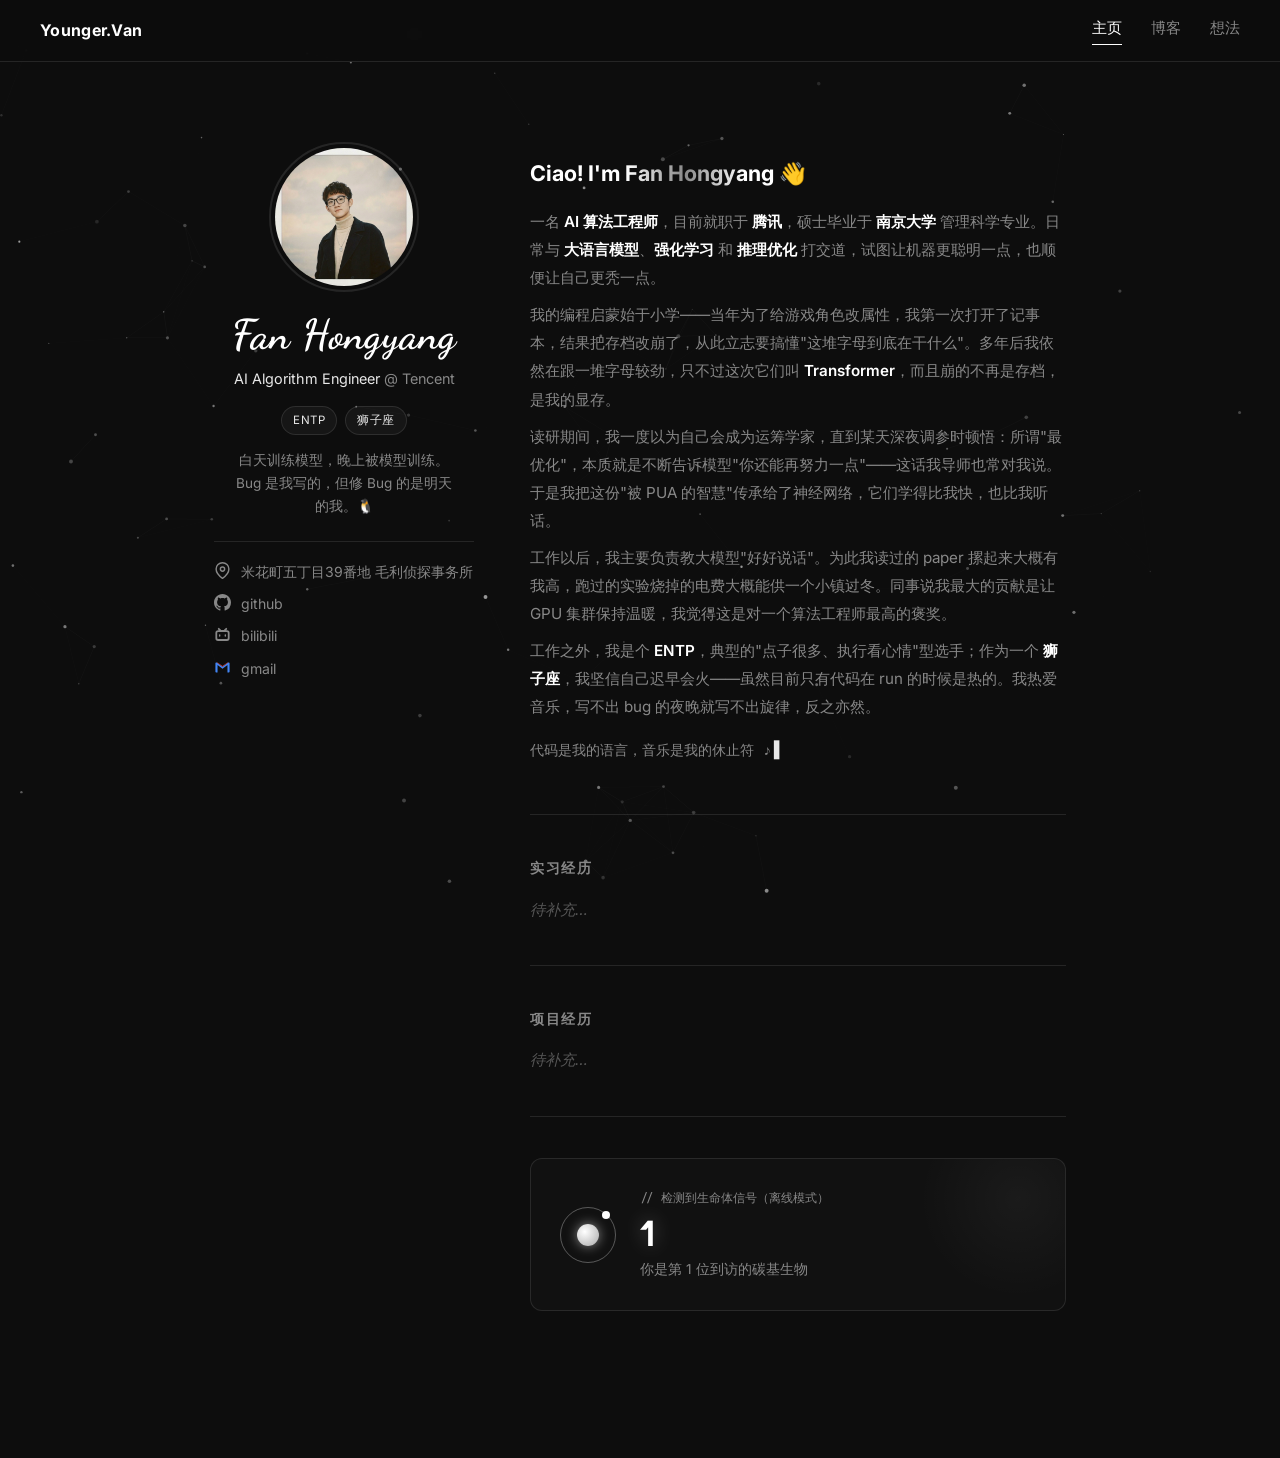
<file: index.html>
<!DOCTYPE html>
<html lang="zh-CN">
<head>
  <meta charset="UTF-8" />
  <meta name="viewport" content="width=device-width, initial-scale=1.0" />
  <title>Fan Hongyang</title>
  <meta name="description" content="Fan Hongyang - AI Algorithm Engineer" />
  <link rel="preconnect" href="https://fonts.googleapis.com" />
  <link rel="preconnect" href="https://fonts.gstatic.com" crossorigin />
  <link href="https://fonts.googleapis.com/css2?family=Inter:wght@400;500;600;700&family=JetBrains+Mono:wght@400;500&family=Dancing+Script:wght@600;700&family=Orbitron:wght@700&display=swap" rel="stylesheet" />
  <link rel="stylesheet" href="style.css?v=13" />
  <!-- GoatCounter 访问统计 -->
  <script data-goatcounter="https://conan.goatcounter.com/count" async src="//gc.zgo.at/count.js"></script>
</head>
<body>
  <canvas id="starfield"></canvas>

  <!-- 顶部分页导航 -->
  <nav class="topnav">
    <div class="brand">Younger.Van</div>
    <div class="tabs">
      <a href="index.html" class="active">主页</a>
      <a href="blog.html">博客</a>
      <a href="thoughts.html">想法</a>
    </div>
  </nav>

  <main class="layout">

    <!-- 左侧：个人信息 -->
    <aside class="sidebar">
      <img class="avatar" src="d3f9b056e8b50e89d4e10cb1bffd924d.jpg" alt="Fan Hongyang" />
      <h1 class="name">Fan Hongyang</h1>
      <p class="role">AI Algorithm Engineer <span class="org-inline">@ Tencent</span></p>

      <!-- 性格标签 -->
      <div class="tags">
        <span class="tag">ENTP</span>
        <span class="tag">狮子座</span>
      </div>

      <!-- 自我简介 -->
      <p class="sidebar-bio">
        白天训练模型，晚上被模型训练。<br />
        Bug 是我写的，但修 Bug 的是明天的我。🐧
      </p>

      <!-- 信息与链接 -->
      <ul class="contact">
        <li class="contact-static">
          <svg viewBox="0 0 24 24" width="17" height="17" fill="none" stroke="currentColor" stroke-width="2" stroke-linecap="round" stroke-linejoin="round" aria-hidden="true"><path d="M21 10c0 7-9 13-9 13s-9-6-9-13a9 9 0 0 1 18 0Z"/><circle cx="12" cy="10" r="3"/></svg>
          <span>米花町五丁目39番地 毛利侦探事务所</span>
        </li>
        <li>
          <a href="https://github.com/YoungerVan" target="_blank" rel="noopener">
            <svg viewBox="0 0 16 16" width="17" height="17" fill="currentColor" aria-hidden="true"><path d="M8 0C3.58 0 0 3.58 0 8c0 3.54 2.29 6.53 5.47 7.59.4.07.55-.17.55-.38 0-.19-.01-.82-.01-1.49-2.01.37-2.53-.49-2.69-.94-.09-.23-.48-.94-.82-1.13-.28-.15-.68-.52-.01-.53.63-.01 1.08.58 1.23.82.72 1.21 1.87.87 2.33.66.07-.52.28-.87.51-1.07-1.78-.2-3.64-.89-3.64-3.95 0-.87.31-1.59.82-2.15-.08-.2-.36-1.02.08-2.12 0 0 .67-.21 2.2.82.64-.18 1.32-.27 2-.27.68 0 1.36.09 2 .27 1.53-1.04 2.2-.82 2.2-.82.44 1.1.16 1.92.08 2.12.51.56.82 1.27.82 2.15 0 3.07-1.87 3.75-3.65 3.95.29.25.54.73.54 1.48 0 1.07-.01 1.93-.01 2.2 0 .21.15.46.55.38A8.01 8.01 0 0 0 16 8c0-4.42-3.58-8-8-8Z"/></svg>
            <span>github</span>
          </a>
        </li>
        <li>
          <a href="https://space.bilibili.com/26045497?spm_id_from=333.1007.0.0" target="_blank" rel="noopener">
            <svg viewBox="0 0 24 24" width="17" height="17" fill="currentColor" aria-hidden="true"><path d="M18.223 3.086a1.25 1.25 0 0 1 0 1.768L17.08 6h1.17A3.75 3.75 0 0 1 22 9.75v7.5A3.75 3.75 0 0 1 18.25 21H5.75A3.75 3.75 0 0 1 2 17.25v-7.5A3.75 3.75 0 0 1 5.75 6h1.17L5.777 4.854a1.25 1.25 0 1 1 1.768-1.768L9.545 5.09c.181.181.32.4.402.638h4.106c.083-.238.222-.457.403-.638l2-2.004a1.25 1.25 0 0 1 1.767 0ZM5.75 8.5a1.25 1.25 0 0 0-1.25 1.25v7.5c0 .69.56 1.25 1.25 1.25h12.5c.69 0 1.25-.56 1.25-1.25v-7.5c0-.69-.56-1.25-1.25-1.25H5.75ZM8 11.5a1 1 0 0 1 1 1v1.5a1 1 0 1 1-2 0v-1.5a1 1 0 0 1 1-1Zm8 0a1 1 0 0 1 1 1v1.5a1 1 0 1 1-2 0v-1.5a1 1 0 0 1 1-1Z"/></svg>
            <span>bilibili</span>
          </a>
        </li>
        <li>
          <a href="mailto:coolboyyounger@gmail.com">
            <svg viewBox="0 0 24 24" width="17" height="17" aria-hidden="true"><path fill="#4285F4" d="M22 6.14v11.72c0 .63-.51 1.14-1.14 1.14H19V8.4l-7 5.25L5 8.4v10.6H3.14C2.51 19 2 18.49 2 17.86V6.14C2 5.51 2.51 5 3.14 5H4l8 6 8-6h.86c.63 0 1.14.51 1.14 1.14Z"/><path fill="#EA4335" d="M4 5l8 6 8-6h-.86c-.2 0-.4.06-.57.17L12 10 5.43 5.17A1.14 1.14 0 0 0 4.86 5H4Z"/></svg>
            <span>gmail</span>
          </a>
        </li>
      </ul>
    </aside>

    <!-- 右侧：经历 -->
    <section class="content">
      <!-- 自我描述（带特效） -->
      <div class="block intro-block">
        <div class="intro-text">
          <p class="intro-hi">Ciao! I'm <span class="shine">Fan&nbsp;Hongyang</span> 👋</p>
          <p>
            一名 <span class="hl-word">AI 算法工程师</span>，目前就职于
            <span class="hl-word">腾讯</span>，硕士毕业于
            <span class="hl-word">南京大学</span> 管理科学专业。日常与
            <span class="hl-word">大语言模型</span>、<span class="hl-word">强化学习</span> 和
            <span class="hl-word">推理优化</span> 打交道，试图让机器更聪明一点，也顺便让自己更秃一点。
          </p>
          <p>
            我的编程启蒙始于小学——当年为了给游戏角色改属性，我第一次打开了记事本，结果把存档改崩了，从此立志要搞懂"这堆字母到底在干什么"。多年后我依然在跟一堆字母较劲，只不过这次它们叫 <span class="hl-word">Transformer</span>，而且崩的不再是存档，是我的显存。
          </p>
          <p>
            读研期间，我一度以为自己会成为运筹学家，直到某天深夜调参时顿悟：所谓"最优化"，本质就是不断告诉模型"你还能再努力一点"——这话我导师也常对我说。于是我把这份"被 PUA 的智慧"传承给了神经网络，它们学得比我快，也比我听话。
          </p>
          <p>
            工作以后，我主要负责教大模型"好好说话"。为此我读过的 paper 摞起来大概有我高，跑过的实验烧掉的电费大概能供一个小镇过冬。同事说我最大的贡献是让 GPU 集群保持温暖，我觉得这是对一个算法工程师最高的褒奖。
          </p>
          <p>
            工作之外，我是个 <span class="hl-word">ENTP</span>，典型的"点子很多、执行看心情"型选手；作为一个 <span class="hl-word">狮子座</span>，我坚信自己迟早会火——虽然目前只有代码在 run 的时候是热的。我热爱音乐，写不出 bug 的夜晚就写不出旋律，反之亦然。
          </p>
          <p class="intro-sub">
            <span class="typing-line">代码是我的语言，音乐是我的休止符 ♪</span>
          </p>
        </div>
      </div>

      <div class="block">
        <h2>实习经历</h2>
        <p class="placeholder">待补充…</p>
      </div>

      <div class="block">
        <h2>项目经历</h2>
        <p class="placeholder">待补充…</p>
      </div>

      <!-- 访问计数器 -->
      <div class="block visitor-block">
        <div class="visitor-card">
          <div class="visitor-orb">
            <div class="orb-ring"></div>
            <div class="orb-core"></div>
            <div class="orb-dot"></div>
          </div>
          <div class="visitor-text">
            <p class="visitor-label">// 检测到生命体信号</p>
            <div class="visitor-number" id="visitor-count">0</div>
            <p class="visitor-desc" id="visitor-desc">你是第 1 位到访的碳基生物 🐧</p>
          </div>
        </div>
      </div>
    </section>

  </main>

  <script src="script.js?v=10"></script>
  <script>
    // 自我介绍：逐段渐入
    (function () {
      const paras = document.querySelectorAll('.intro-text > p');
      paras.forEach((p, i) => {
        p.style.opacity = '0';
        p.style.transform = 'translateY(16px)';
        p.style.transition = 'opacity 0.7s ease, transform 0.7s ease';
        p.style.transitionDelay = (0.15 + i * 0.18) + 's';
      });
      requestAnimationFrame(() => {
        paras.forEach((p) => {
          p.style.opacity = '';
          p.style.transform = '';
        });
      });

      // 关键词：鼠标移入时短暂发光脉冲
      document.querySelectorAll('.hl-word').forEach((el) => {
        el.addEventListener('mouseenter', () => {
          el.classList.remove('pulse');
          void el.offsetWidth; // 重置动画
          el.classList.add('pulse');
        });
      });

      // ===== 访问计数器（全设备共享，使用 counterapi.dev） =====
      (function () {
        var numEl = document.getElementById('visitor-count');
        var descEl = document.getElementById('visitor-desc');
        var labelEl = document.querySelector('.visitor-label');
        if (!numEl) return;

        labelEl.textContent = '// 正在扫描访客信号…';

        // 命名空间 + key 唯一标识你的计数器
        var ns = 'youngervan.github.io';
        var key = 'homepage-views';
        var url = 'https://api.counterapi.dev/v1/' + ns + '/' + key + '/up';

        fetch(url)
          .then(function (r) { return r.json(); })
          .then(function (data) {
            // counterapi 返回 { count: N }
            var count = (data && data.count) || 0;

            labelEl.textContent = '// 检测到生命体信号';

            // 随机选取一句幽默文案
            var descs = [
              '本站累计被翻牌 ' + count + ' 次，感谢每一位路过的人类 🐧',
              '已经有 ' + count + ' 个灵魂误入此地，没有一个是自愿的 😏',
              '恭喜！你是第 ' + count + ' 个看到这句话的人，奖品是一句废话 🎉',
              '本页被访问了 ' + count + ' 次，其中 ' + Math.floor(count * 0.8) + ' 次是我自己刷新的 🫠',
              count + ' 次访问，我写的 bug 终于有人来看了 🐛',
              ' статистика: ' + count + ' 次访问。看不懂？因为我也看不懂 🤖',
              '如果每次访问给我一块钱，我现在已经有 ' + count + ' 块了 💰（并没有）',
              '第 ' + count + ' 次加载成功！CPU 表示情绪稳定，显卡在瑟瑟发抖 🖥️',
              '这个数字 ' + count + ' 看起来很小，但写它的头发掉了很多 💇‍♂️',
              '欢迎第 ' + count + ' 位访客！座位随便坐，饮料自取，反正都没有 🪑',
              count + ' 次访问，' + count + ' 个故事，大多是我编的 📖',
              '你以为 ' + count + ' 是个随机数？不，这是命运 🎲',
            ];
            descEl.textContent = descs[Math.floor(Math.random() * descs.length)];

            // 数字翻滚动画
            var display = 0;
            var target = count;
            var steps = Math.min(50, Math.max(15, target));
            var inc = Math.ceil(target / steps) || 1;
            var step = 0;
            var timer = setInterval(function () {
              step++;
              display += inc;
              if (display >= target || step >= steps) {
                display = target;
                clearInterval(timer);
              }
              numEl.textContent = display;
              numEl.classList.remove('flash');
              void numEl.offsetWidth;
              numEl.classList.add('flash');
            }, 35);
          })
          .catch(function () {
            // API 失败时回退到 localStorage
            var lkey = 'visit_count';
            var count = parseInt(localStorage.getItem(lkey) || '0', 10) + 1;
            localStorage.setItem(lkey, String(count));
            labelEl.textContent = '// 检测到生命体信号（离线模式）';
            descEl.textContent = '你是第 ' + count + ' 位到访的碳基生物';
            numEl.textContent = count;
          });
      })();
    })();
  </script>
</body>
</html>
</file>
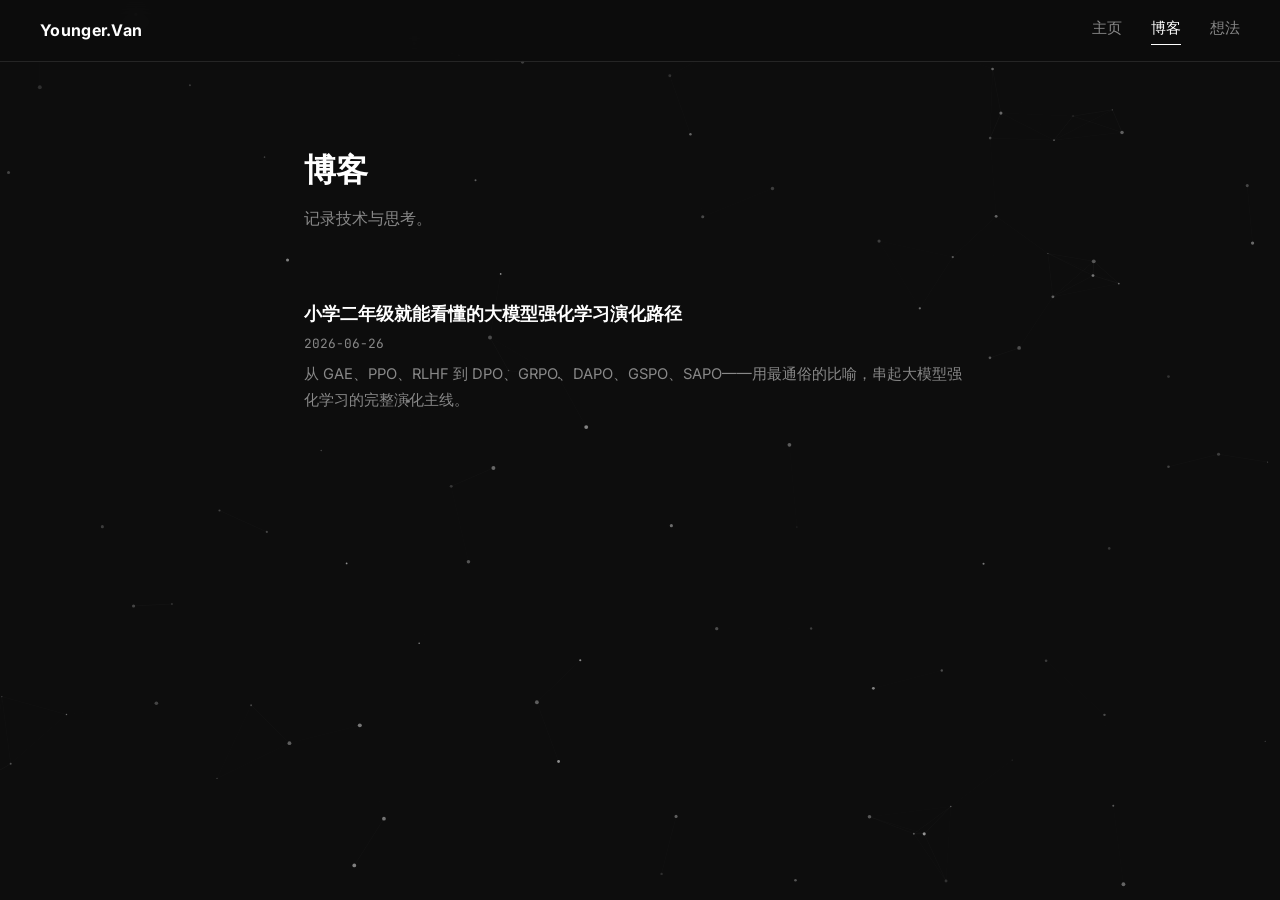
<file: blog.html>
<!DOCTYPE html>
<html lang="zh-CN">
<head>
  <meta charset="UTF-8" />
  <meta name="viewport" content="width=device-width, initial-scale=1.0" />
  <title>博客 · Fan Hongyang</title>
  <link rel="preconnect" href="https://fonts.googleapis.com" />
  <link rel="preconnect" href="https://fonts.gstatic.com" crossorigin />
  <link href="https://fonts.googleapis.com/css2?family=Inter:wght@400;500;600;700&family=JetBrains+Mono:wght@400;500&display=swap" rel="stylesheet" />
  <link rel="stylesheet" href="style.css?v=13" />
  <script data-goatcounter="https://conan.goatcounter.com/count" async src="//gc.zgo.at/count.js"></script>
</head>
<body>
  <canvas id="starfield"></canvas>

  <nav class="topnav">
    <div class="brand">Younger.Van</div>
    <div class="tabs">
      <a href="index.html">主页</a>
      <a href="blog.html" class="active">博客</a>
      <a href="thoughts.html">想法</a>
    </div>
  </nav>

  <main class="page">
    <h1 class="page-title">博客</h1>
    <p class="page-sub">记录技术与思考。</p>

    <ul class="post-list">
      <li>
        <a href="post.html?p=rl-evolution">小学二年级就能看懂的大模型强化学习演化路径</a>
        <span class="post-date">2026-06-26</span>
        <p class="post-excerpt">从 GAE、PPO、RLHF 到 DPO、GRPO、DAPO、GSPO、SAPO——用最通俗的比喻，串起大模型强化学习的完整演化主线。</p>
      </li>
    </ul>
  </main>

  <script src="script.js"></script>
</body>
</html>
</file>
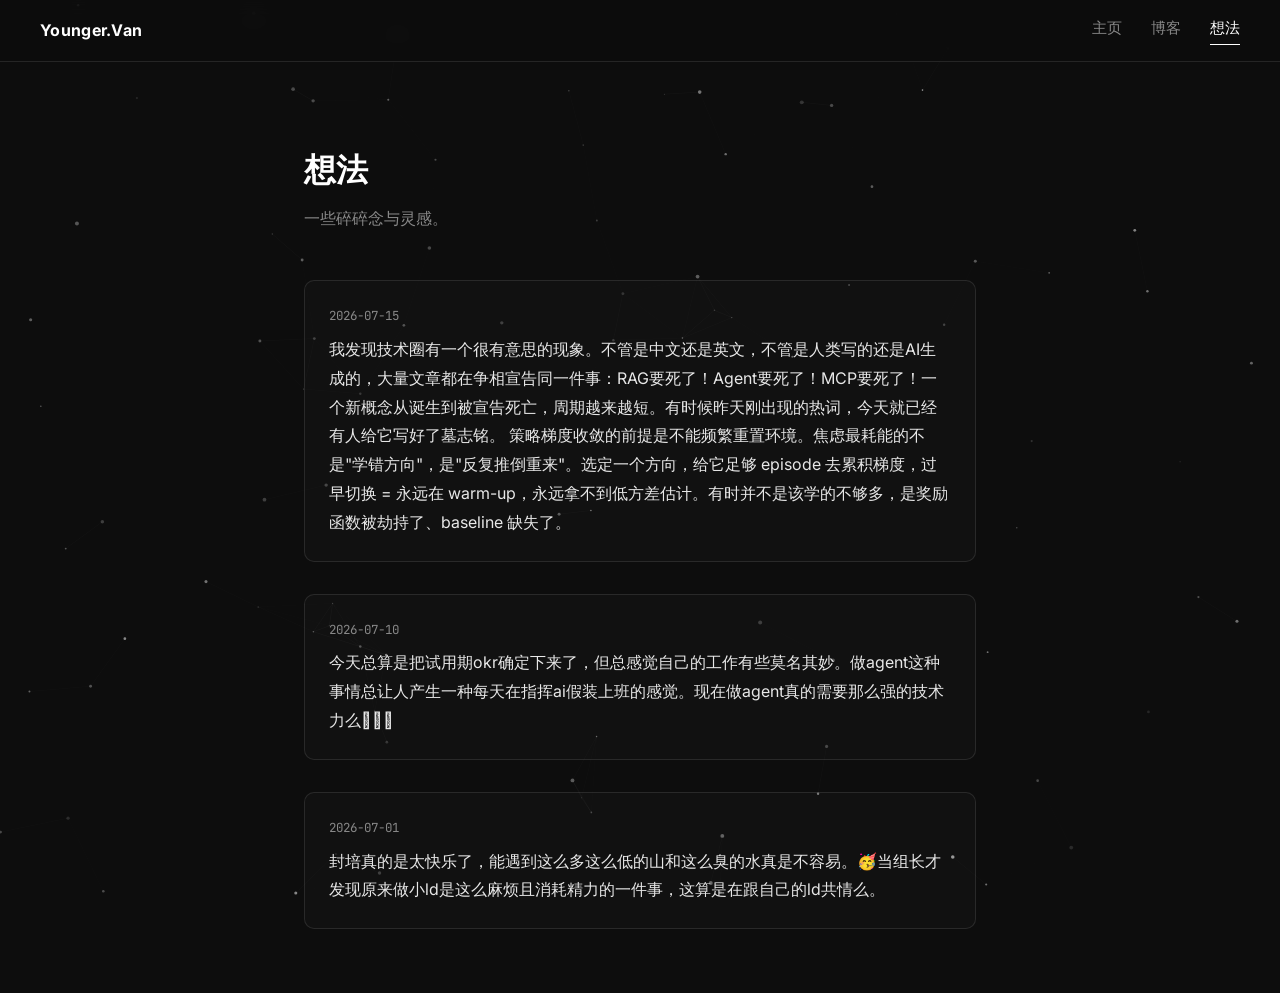
<file: thoughts.html>
<!DOCTYPE html>
<html lang="zh-CN">
<head>
  <meta charset="UTF-8" />
  <meta name="viewport" content="width=device-width, initial-scale=1.0" />
  <title>想法 · Fan Hongyang</title>
  <link rel="preconnect" href="https://fonts.googleapis.com" />
  <link rel="preconnect" href="https://fonts.gstatic.com" crossorigin />
  <link href="https://fonts.googleapis.com/css2?family=Inter:wght@400;500;600;700&family=JetBrains+Mono:wght@400;500&display=swap" rel="stylesheet" />
  <link rel="stylesheet" href="style.css?v=13" />
  <script data-goatcounter="https://conan.goatcounter.com/count" async src="//gc.zgo.at/count.js"></script>
</head>
<body>
  <canvas id="starfield"></canvas>

  <nav class="topnav">
    <div class="brand">Younger.Van</div>
    <div class="tabs">
      <a href="index.html">主页</a>
      <a href="blog.html">博客</a>
      <a href="thoughts.html" class="active">想法</a>
    </div>
  </nav>

  <main class="page">
    <h1 class="page-title">想法</h1>
    <p class="page-sub">一些碎碎念与灵感。</p>

    <div class="thoughts-list">
      <div class="thought">
        <p class="thought-date">2026-07-15</p>
        <p class="thought-text">我发现技术圈有一个很有意思的现象。不管是中文还是英文，不管是人类写的还是AI生成的，大量文章都在争相宣告同一件事：RAG要死了！Agent要死了！MCP要死了！一个新概念从诞生到被宣告死亡，周期越来越短。有时候昨天刚出现的热词，今天就已经有人给它写好了墓志铭。
策略梯度收敛的前提是不能频繁重置环境。焦虑最耗能的不是"学错方向"，是"反复推倒重来"。选定一个方向，给它足够 episode 去累积梯度，过早切换 = 永远在 warm-up，永远拿不到低方差估计。有时并不是该学的不够多，是奖励函数被劫持了、baseline 缺失了。</p>
      </div>

      <div class="thought">
        <p class="thought-date">2026-07-10</p>
        <p class="thought-text">今天总算是把试用期okr确定下来了，但总感觉自己的工作有些莫名其妙。做agent这种事情总让人产生一种每天在指挥ai假装上班的感觉。现在做agent真的需要那么强的技术力么🫪🫪🫪</p>
      </div>

      <div class="thought">
        <p class="thought-date">2026-07-01</p>
        <p class="thought-text">封培真的是太快乐了，能遇到这么多这么低的山和这么臭的水真是不容易。🥳当组长才发现原来做小ld是这么麻烦且消耗精力的一件事，这算是在跟自己的ld共情么。</p>
      </div>
    </div>
  </main>

  <script src="script.js"></script>
</body>
</html>
</file>
<file: style.css>
/* ===== 极简黑白 ===== */
:root {
  --bg: #0d0d0d;
  --text: #e8e8e8;
  --text-dim: #888;
  --line: rgba(255, 255, 255, 0.1);
  --accent: #fff;
}

* { margin: 0; padding: 0; box-sizing: border-box; }

html { scroll-behavior: smooth; }

body {
  font-family: 'Inter', -apple-system, sans-serif;
  background: var(--bg);
  color: var(--text);
  line-height: 1.75;
  font-size: 16px;
  -webkit-font-smoothing: antialiased;
}

/* 粒子背景 */
#starfield {
  position: fixed;
  inset: 0;
  z-index: -1;
  background: var(--bg);
}

/* ===== 顶部分页导航 ===== */
.topnav {
  position: sticky;
  top: 0;
  display: flex;
  justify-content: space-between;
  align-items: center;
  padding: 1rem 2.5rem;
  background: rgba(13, 13, 13, 0.7);
  backdrop-filter: blur(10px);
  border-bottom: 1px solid var(--line);
  z-index: 100;
}
.brand {
  font-weight: 700;
  letter-spacing: 0.3px;
  color: #fff;
}
.tabs { display: flex; gap: 1.8rem; }
.tabs a {
  color: var(--text-dim);
  text-decoration: none;
  font-size: 0.92rem;
  position: relative;
  padding-bottom: 3px;
  transition: color 0.25s;
}
.tabs a::after {
  content: '';
  position: absolute;
  left: 0; bottom: 0;
  width: 0; height: 1px;
  background: var(--accent);
  transition: width 0.25s;
}
.tabs a:hover { color: #fff; }
.tabs a:hover::after { width: 100%; }
.tabs a.active { color: #fff; }
.tabs a.active::after { width: 100%; }

/* ===== 主页左右两栏 ===== */
.layout {
  max-width: 900px;
  margin: 0 auto;
  padding: 5rem 1.5rem 4rem;
  display: grid;
  grid-template-columns: 260px 1fr;
  gap: 3.5rem;
  align-items: start;
}

/* 左侧 */
.sidebar {
  position: sticky;
  top: 6rem;
  display: flex;
  flex-direction: column;
  align-items: center;
  text-align: center;
}
/* 圆形头像 */
.avatar {
  width: 150px;
  height: 150px;
  object-fit: cover;
  border-radius: 50%;
  border: 2px solid var(--line);
  padding: 4px;
  display: block;
  margin-bottom: 1.2rem;
  transition: transform 0.4s ease, border-color 0.4s ease;
}
.avatar:hover {
  transform: scale(1.04);
  border-color: rgba(255, 255, 255, 0.35);
}
.name {
  font-family: 'Dancing Script', cursive;
  font-size: 2.6rem;
  font-weight: 700;
  color: #fff;
  line-height: 1.2;
  margin-bottom: 0.35rem;
  letter-spacing: 0.5px;
}
.role {
  color: var(--text);
  font-size: 0.9rem;
}
.org-inline { color: var(--text-dim); }

/* 性格标签 */
.tags {
  display: flex;
  gap: 0.5rem;
  justify-content: center;
  margin: 0.9rem 0;
}
.tag {
  font-size: 0.72rem;
  letter-spacing: 0.5px;
  color: var(--text);
  border: 1px solid var(--line);
  border-radius: 999px;
  padding: 0.2rem 0.7rem;
  background: rgba(255, 255, 255, 0.04);
  transition: 0.25s;
}
.tag:hover { color: #fff; border-color: rgba(255,255,255,0.4); }

/* 简介 */
.sidebar-bio {
  color: var(--text-dim);
  font-size: 0.85rem;
  line-height: 1.7;
  margin-bottom: 1.4rem;
  max-width: 220px;
}

/* 信息与链接列表 */
.contact {
  list-style: none;
  display: flex;
  flex-direction: column;
  gap: 0.7rem;
  width: 100%;
  align-items: flex-start;
  padding-top: 1.2rem;
  border-top: 1px solid var(--line);
}
.contact li,
.contact a {
  display: inline-flex;
  align-items: flex-start;
  gap: 0.65rem;
  color: var(--text-dim);
  text-decoration: none;
  font-size: 0.88rem;
  line-height: 1.5;
  transition: color 0.25s;
  text-align: left;
}
.contact svg {
  flex-shrink: 0;
  margin-top: 1px;
}
.contact a:hover { color: #fff; }
.contact-static { cursor: default; }

/* 右侧 */
.content { padding-top: 0.2rem; }
.block {
  margin-bottom: 2.6rem;
  padding-bottom: 2.6rem;
  border-bottom: 1px solid var(--line);
}
.block:last-child { border-bottom: none; }
.block h2 {
  font-size: 0.85rem;
  font-weight: 600;
  text-transform: uppercase;
  letter-spacing: 1.5px;
  color: var(--text-dim);
  margin-bottom: 1rem;
}
.placeholder {
  color: var(--text-dim);
  font-size: 0.95rem;
  font-style: italic;
  opacity: 0.6;
}

/* ===== 自我描述特效 ===== */
.intro-block { border-bottom: 1px solid var(--line); }
.intro-text p {
  font-size: 0.95rem;
  line-height: 1.85;
  color: var(--text-dim);
  animation: fadeUp 1s ease both;
  margin: 0.55rem 0;
}
.intro-text .intro-hi {
  font-size: 1.35rem;
  font-weight: 700;
  color: #fff;
  margin-bottom: 0.9rem;
}
.intro-text .intro-sub {
  font-family: 'JetBrains Mono', monospace;
  font-size: 0.9rem;
  margin-top: 1rem;
  animation-delay: 0.3s;
}

/* 高亮词：渐变下划线 + 悬停发光脉冲 */
.hl-word {
  color: #fff;
  font-weight: 600;
  position: relative;
  cursor: default;
  transition: text-shadow 0.3s ease, color 0.3s ease;
}
.hl-word::after {
  content: '';
  position: absolute;
  left: 0; bottom: -2px;
  width: 100%; height: 1px;
  background: linear-gradient(90deg, transparent, #fff, transparent);
  transform: scaleX(0);
  transform-origin: center;
  transition: transform 0.4s cubic-bezier(0.22, 1, 0.36, 1);
}
.hl-word:hover { text-shadow: 0 0 12px rgba(255, 255, 255, 0.6); }
.hl-word:hover::after { transform: scaleX(1); }
/* 悬停发光脉冲 */
.hl-word.pulse { animation: wordPulse 0.6s ease; }
@keyframes wordPulse {
  0%   { text-shadow: 0 0 0 rgba(255,255,255,0); }
  40%  { text-shadow: 0 0 18px rgba(255,255,255,0.85); }
  100% { text-shadow: 0 0 12px rgba(255,255,255,0.6); }
}

/* 名字：银色流光 */
.shine {
  font-weight: 700;
  background: linear-gradient(90deg, #fff 0%, #888 20%, #fff 40%, #fff 100%);
  background-size: 200% auto;
  -webkit-background-clip: text;
  background-clip: text;
  -webkit-text-fill-color: transparent;
  animation: shine 4s linear infinite;
}

/* 打字光标闪烁 */
.typing-line {
  font-family: 'JetBrains Mono', monospace;
  color: var(--text-dim);
}
.typing-line::after {
  content: '▋';
  margin-left: 2px;
  animation: blink 1s step-end infinite;
  color: var(--text);
}

@keyframes fadeUp {
  from { opacity: 0; transform: translateY(14px); }
  to   { opacity: 1; transform: translateY(0); }
}
@keyframes shine {
  to { background-position: 200% center; }
}
@keyframes blink { 50% { opacity: 0; } }

/* ===== 博客文章列表 ===== */
.post-list { list-style: none; }
.post-list li {
  padding: 1.2rem 0;
  border-bottom: 1px solid var(--line);
}
.post-list li:last-child { border-bottom: none; }
.post-list a {
  color: #fff;
  text-decoration: none;
  font-size: 1.1rem;
  font-weight: 600;
  border-bottom: 1px solid transparent;
  transition: border-color 0.25s;
}
.post-list a:hover { border-color: var(--accent); }
.post-date {
  display: block;
  color: var(--text-dim);
  font-size: 0.8rem;
  font-family: 'JetBrains Mono', monospace;
  margin: 0.2rem 0 0.4rem;
}
.post-excerpt { color: var(--text-dim); font-size: 0.92rem; }

/* ===== Markdown 文章正文 ===== */
.article {
  max-width: 760px;
  margin: 0 auto;
  padding: 4rem 1.5rem 5rem;
}
.article .back {
  display: inline-block;
  color: var(--text-dim);
  text-decoration: none;
  font-size: 0.9rem;
  margin-bottom: 2rem;
  transition: color 0.25s;
}
.article .back:hover { color: #fff; }
.markdown-body { color: var(--text); line-height: 1.85; }
.markdown-body h1, .markdown-body h2, .markdown-body h3 {
  color: #fff;
  margin: 2rem 0 1rem;
  line-height: 1.3;
}
.markdown-body h1 { font-size: 1.9rem; border-bottom: 1px solid var(--line); padding-bottom: 0.5rem; }
.markdown-body h2 { font-size: 1.5rem; border-bottom: 1px solid var(--line); padding-bottom: 0.4rem; }
.markdown-body h3 { font-size: 1.2rem; }
.markdown-body p { margin: 1rem 0; }
.markdown-body a { color: #fff; text-decoration: underline; }
.markdown-body strong { color: #fff; }
.markdown-body ul, .markdown-body ol { margin: 1rem 0 1rem 1.5rem; }
.markdown-body li { margin: 0.4rem 0; }
.markdown-body img { max-width: 100%; border-radius: 8px; margin: 1rem 0; border: 1px solid var(--line); }
.img-fallback {
  margin: 1rem 0;
  padding: 1.5rem;
  text-align: center;
  color: var(--text-dim);
  font-size: 0.9rem;
  border: 1px dashed var(--line);
  border-radius: 8px;
  background: rgba(255, 255, 255, 0.02);
}
.markdown-body blockquote {
  border-left: 3px solid var(--text-dim);
  padding: 0.3rem 1rem;
  margin: 1rem 0;
  color: var(--text-dim);
  background: rgba(255,255,255,0.02);
}
.markdown-body code {
  font-family: 'JetBrains Mono', monospace;
  font-size: 0.88em;
  background: rgba(255,255,255,0.08);
  padding: 0.15em 0.4em;
  border-radius: 4px;
}
.markdown-body pre {
  background: #161616;
  border: 1px solid var(--line);
  border-radius: 8px;
  padding: 1rem;
  overflow-x: auto;
  margin: 1.2rem 0;
}
.markdown-body pre code { background: none; padding: 0; font-size: 0.85rem; line-height: 1.6; }
.markdown-body table {
  width: 100%;
  border-collapse: collapse;
  margin: 1.2rem 0;
  font-size: 0.9rem;
}
.markdown-body th, .markdown-body td {
  border: 1px solid var(--line);
  padding: 0.6rem 0.8rem;
  text-align: left;
}
.markdown-body th { background: rgba(255,255,255,0.04); color: #fff; }
.markdown-body hr { border: none; border-top: 1px solid var(--line); margin: 2rem 0; }

/* ===== 访问计数器 ===== */
.visitor-block { border-bottom: none; }
.visitor-card {
  display: flex;
  align-items: center;
  gap: 1.5rem;
  padding: 1.8rem;
  background: rgba(255, 255, 255, 0.02);
  border: 1px solid var(--line);
  border-radius: 12px;
  position: relative;
  overflow: hidden;
}
/* 卡片右上角微光 */
.visitor-card::before {
  content: '';
  position: absolute;
  top: -40%; right: -10%;
  width: 200px; height: 200px;
  background: radial-gradient(circle, rgba(255,255,255,0.04), transparent 70%);
  pointer-events: none;
}

/* 脉冲光环 */
.visitor-orb {
  position: relative;
  width: 56px; height: 56px;
  flex-shrink: 0;
  display: flex;
  align-items: center;
  justify-content: center;
}
.orb-ring {
  position: absolute;
  width: 100%; height: 100%;
  border: 1.5px solid rgba(255, 255, 255, 0.3);
  border-radius: 50%;
  animation: orbPulse 2.5s ease-out infinite;
}
.orb-core {
  width: 22px; height: 22px;
  border-radius: 50%;
  background: radial-gradient(circle at 35% 35%, #fff, #aaa);
  box-shadow: 0 0 12px rgba(255, 255, 255, 0.5);
}
.orb-dot {
  position: absolute;
  width: 8px; height: 8px;
  border-radius: 50%;
  background: #fff;
  top: 4px; right: 6px;
  animation: orbBlink 1.5s ease-in-out infinite;
}
@keyframes orbPulse {
  0%   { transform: scale(0.8); opacity: 0.8; }
  100% { transform: scale(1.8); opacity: 0; }
}
@keyframes orbBlink {
  0%, 100% { opacity: 0.3; }
  50%      { opacity: 1; box-shadow: 0 0 8px rgba(255,255,255,0.8); }
}

.visitor-text { flex: 1; }
.visitor-label {
  font-family: 'JetBrains Mono', monospace;
  font-size: 0.75rem;
  color: var(--text-dim);
  margin-bottom: 0.2rem;
}
.visitor-number {
  font-family: 'Orbitron', 'JetBrains Mono', monospace;
  font-size: 2.2rem;
  font-weight: 700;
  color: #fff;
  line-height: 1.2;
  text-shadow: 0 0 20px rgba(255, 255, 255, 0.3);
}
.visitor-number.flash {
  animation: numFlash 0.12s ease;
}
@keyframes numFlash {
  0%   { text-shadow: 0 0 30px rgba(255,255,255,0.9); transform: scale(1.04); }
  100% { text-shadow: 0 0 20px rgba(255,255,255,0.3); transform: scale(1); }
}
.visitor-desc {
  font-size: 0.85rem;
  color: var(--text-dim);
  margin-top: 0.2rem;
}

/* ===== 分页（博客 / 想法） ===== */
.page {
  max-width: 720px;
  margin: 0 auto;
  padding: 5rem 1.5rem 4rem;
}
.page-title {
  font-size: 2rem;
  font-weight: 700;
  color: #fff;
  margin-bottom: 0.4rem;
}
.page-sub { color: var(--text-dim); margin-bottom: 3rem; }
.empty {
  padding: 4rem 0;
  text-align: center;
  color: var(--text-dim);
  border: 1px dashed var(--line);
  border-radius: 10px;
  font-style: italic;
  opacity: 0.7;
}

/* ===== 想法列表 ===== */
.thoughts-list { display: flex; flex-direction: column; gap: 2rem; }
.thought {
  padding: 1.5rem;
  background: rgba(255, 255, 255, 0.02);
  border: 1px solid var(--line);
  border-radius: 10px;
  transition: border-color 0.25s, transform 0.25s;
}
.thought:hover { border-color: rgba(255, 255, 255, 0.25); transform: translateX(4px); }
.thought-date {
  font-family: 'JetBrains Mono', monospace;
  font-size: 0.78rem;
  color: var(--text-dim);
  margin-bottom: 0.5rem;
}
.thought-text { font-size: 1rem; color: var(--text); line-height: 1.8; }

/* ===== 响应式 ===== */
@media (max-width: 760px) {
  .topnav { padding: 1rem 1.3rem; }
  .tabs { gap: 1.2rem; }
  .layout {
    grid-template-columns: 1fr;
    gap: 2.5rem;
    padding-top: 3rem;
  }
  .sidebar { position: static; text-align: center; }
  .avatar { margin-left: auto; margin-right: auto; }
  .contact { align-items: center; }
  .toc { display: none; } /* 窄屏隐藏目录 */
}

/* ===== 浮动目录（TOC） ===== */
.toc {
  position: fixed;
  top: 50%;
  right: 1.5rem;
  transform: translateY(-50%);
  width: 200px;
  max-height: 60vh;
  overflow-y: auto;
  padding: 1rem 0.8rem 1rem 1rem;
  border-left: 1px solid var(--line);
  z-index: 50;
}
.toc-title {
  font-size: 0.75rem;
  font-weight: 600;
  text-transform: uppercase;
  letter-spacing: 1.5px;
  color: var(--text-dim);
  margin-bottom: 0.8rem;
}
.toc-list { display: flex; flex-direction: column; gap: 0.35rem; }
.toc-link {
  display: block;
  color: var(--text-dim);
  text-decoration: none;
  font-size: 0.8rem;
  line-height: 1.5;
  padding: 0.2rem 0;
  border-left: 2px solid transparent;
  padding-left: 0.7rem;
  margin-left: -0.7rem;
  transition: color 0.2s, border-color 0.2s;
  cursor: pointer;
  overflow: hidden;
  text-overflow: ellipsis;
  white-space: nowrap;
}
.toc-link:hover { color: #fff; }
.toc-link.toc-h2 { padding-left: 1.4rem; margin-left: -1.4rem; font-size: 0.75rem; }
.toc-link.toc-h3 { padding-left: 2.1rem; margin-left: -2.1rem; font-size: 0.72rem; opacity: 0.75; }
.toc-link.active {
  color: #fff;
  border-left-color: #fff;
}
/* 目录滚动条 */
.toc::-webkit-scrollbar { width: 3px; }
.toc::-webkit-scrollbar-track { background: transparent; }
.toc::-webkit-scrollbar-thumb { background: var(--line); border-radius: 2px; }
</file>
